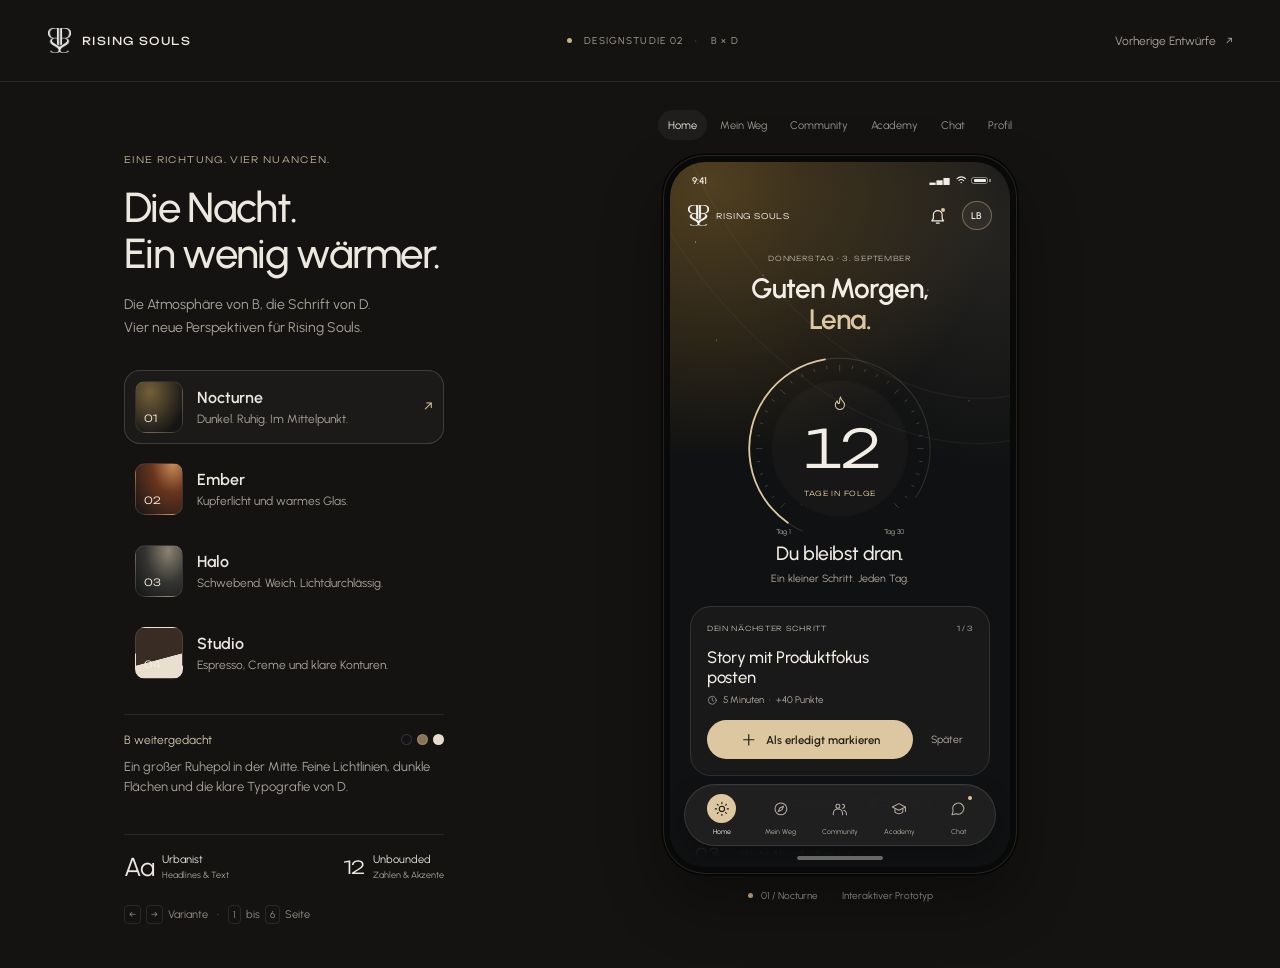
<file: index.html>
<!doctype html>
<html lang="de">
<head>
  <meta charset="utf-8">
  <meta name="viewport" content="width=device-width, initial-scale=1">
  <meta name="theme-color" content="#141312">
  <title>Rising Souls · B × D</title>
  <meta name="description" content="Vier neue Rising Souls Designvarianten: Nocturne, Ember, Halo und Studio. Die Atmosphäre von B mit der Typografie von D.">
  <link rel="icon" href="assets/logo-mark.png">
  <link rel="preconnect" href="https://fonts.googleapis.com">
  <link rel="preconnect" href="https://fonts.gstatic.com" crossorigin>
  <link href="https://fonts.googleapis.com/css2?family=Unbounded:wght@300;400;500;600&family=Urbanist:wght@400;500;600;700&display=swap" rel="stylesheet">
  <link rel="stylesheet" href="styles.css">
  <link rel="stylesheet" href="pages.css">
  <script src="pages.js" defer></script>
  <script src="app.js" defer></script>
</head>
<body>
  <header class="workbench-header">
    <a class="bench-brand" href="./" aria-label="Rising Souls Designstudie"><img src="assets/logo-mark.png" alt=""><span>RISING SOULS</span></a>
    <span class="edition"><i></i> DESIGNSTUDIE 02 <span>·</span> B × D</span>
    <a class="archive-link" href="previous.html">Vorherige Entwürfe <span aria-hidden="true">↗</span></a>
  </header>
  <main class="workbench">
    <aside class="design-panel" aria-label="Designauswahl">
      <div class="design-intro"><span class="bench-kicker">EINE RICHTUNG. VIER NUANCEN.</span><h1>Die Nacht.<br>Ein wenig wärmer.</h1><p>Die Atmosphäre von B, die Schrift von D.<br>Vier neue Perspektiven für Rising Souls.</p></div>
      <div class="variant-list" role="group" aria-label="Designvariante">
        <button type="button" class="variant-choice" data-variant-choice="nocturne" aria-pressed="true"><span class="variant-swatch swatch-nocturne">01</span><span><strong>Nocturne</strong><small>Dunkel. Ruhig. Im Mittelpunkt.</small></span><span class="choice-arrow" aria-hidden="true">↗</span></button>
        <button type="button" class="variant-choice" data-variant-choice="ember" aria-pressed="false"><span class="variant-swatch swatch-ember">02</span><span><strong>Ember</strong><small>Kupferlicht und warmes Glas.</small></span><span class="choice-arrow" aria-hidden="true">↗</span></button>
        <button type="button" class="variant-choice" data-variant-choice="halo" aria-pressed="false"><span class="variant-swatch swatch-halo">03</span><span><strong>Halo</strong><small>Schwebend. Weich. Lichtdurchlässig.</small></span><span class="choice-arrow" aria-hidden="true">↗</span></button>
        <button type="button" class="variant-choice" data-variant-choice="studio" aria-pressed="false"><span class="variant-swatch swatch-studio">04</span><span><strong>Studio</strong><small>Espresso, Creme und klare Konturen.</small></span><span class="choice-arrow" aria-hidden="true">↗</span></button>
      </div>
      <div class="design-note" aria-live="polite"><div class="note-title"><span id="variant-tag">B weitergedacht</span><span class="note-dots" aria-hidden="true"><i></i><i></i><i></i></span></div><p id="variant-note"></p><div class="type-note"><span>Aa</span><div>Urbanist <small>Headlines & Text</small></div><span>12</span><div>Unbounded <small>Zahlen & Akzente</small></div></div></div>
      <p class="keyboard-hint"><kbd>←</kbd> <kbd>→</kbd> Variante <span>·</span> <kbd>1</kbd> bis <kbd>6</kbd> Seite</p>
    </aside>
    <section class="preview-panel" aria-label="Interaktiver App-Prototyp">
      <nav class="page-switcher" aria-label="Vorschauseite"></nav>
      <div class="device" data-variant="nocturne">
        <div class="phone" id="phone">
          <div class="atmosphere" aria-hidden="true"><div class="atmosphere-light"></div><div class="orbit orbit-one"></div><div class="orbit orbit-two"></div><div class="stars"></div></div>
          <div class="status-bar" aria-hidden="true"><span>9:41</span><div class="status-right"><span class="signal">▂▄▆</span><svg viewBox="0 0 16 14"><path d="M1 4Q8-2 15 4M4 7q4-4 8 0M7 10q1-1 2 0"/></svg><span class="battery"></span></div></div>
          <header class="app-header"><button class="app-brand" type="button" data-nav="home" aria-label="Home"><img src="assets/logo-mark.png" alt=""><span>RISING SOULS</span></button><div class="app-header-actions"><button class="icon-button notification-button" type="button" data-modal="notifications" aria-label="Benachrichtigungen, 2 neue"></button><button class="avatar self-avatar" type="button" data-nav="profil" aria-label="Profil von Lena Berger">LB</button></div></header>
          <div class="app-scroll" id="app-scroll" tabindex="0" aria-label="Seiteninhalt"><div id="screen" class="screen"></div></div>
          <div class="dock-shade" aria-hidden="true"></div><nav class="app-dock" aria-label="App-Navigation"></nav>
          <div class="home-indicator" aria-hidden="true"></div>
          <div class="toast" role="status" aria-live="polite"></div>
          <dialog class="app-dialog" aria-labelledby="dialog-title"><div class="dialog-content"></div></dialog>
        </div>
      </div>
      <div class="preview-caption"><span class="preview-dot"></span><span id="preview-label">01 / Nocturne</span><span class="caption-divider">·</span><span>Interaktiver Prototyp</span></div>
    </section>
  </main>
  <noscript><p>Bitte JavaScript aktivieren, um die vier interaktiven Entwürfe anzusehen. <a href="previous.html">Vorherige Entwürfe öffnen</a></p></noscript>
</body>
</html>
</file>
<file: styles.css>
/* Shared B × D tokens. Urbanist: D's headline/body face. Unbounded: D's numbers. */
:root{color-scheme:dark;--bench-bg:#141312;--bench-ink:#ece7df;--bench-muted:#aaa39a;--bench-line:#ffffff16;font-family:Urbanist,system-ui,sans-serif;font-synthesis:none}
*{box-sizing:border-box}body{margin:0;background:var(--bench-bg);color:var(--bench-ink);-webkit-font-smoothing:antialiased}button,input,textarea{font:inherit}button,a{-webkit-tap-highlight-color:transparent}button{cursor:pointer;color:inherit;transition:background .2s,border-color .2s,transform .2s,box-shadow .2s}a{color:inherit;text-decoration:none}button:focus-visible,a:focus-visible,input:focus-visible,textarea:focus-visible,[tabindex]:focus-visible{outline:2px solid #ead7b8;outline-offset:4px}button:active{transform:scale(.97)}button:disabled{cursor:default}button:disabled:active{transform:none}::selection{background:#b89c6d66}h1,h2,h3,p{margin:0}svg{flex:none}
.workbench-header{height:82px;max-width:1600px;margin:auto;padding:0 48px;display:flex;align-items:center;justify-content:space-between;border-bottom:1px solid var(--bench-line);gap:24px}.bench-brand{display:flex;align-items:center;gap:11px;font-family:Unbounded,sans-serif;font-size:11px;font-weight:400;letter-spacing:.13em}.bench-brand img{width:23px;height:25px;object-fit:contain;filter:brightness(0) invert(1);opacity:.9}.edition{display:flex;align-items:center;gap:12px;font-size:10px;letter-spacing:.13em;color:var(--bench-muted)}.edition i,.preview-dot{width:5px;height:5px;background:#c7b18b;display:inline-block;border-radius:50%}.archive-link{color:var(--bench-muted);font-size:12px}.archive-link:hover{color:white}.archive-link span{margin-left:7px}
.workbench{max-width:1120px;margin:0 auto;min-height:calc(100dvh - 82px);display:grid;grid-template-columns:320px minmax(0,1fr);gap:80px;padding:28px 44px 20px}.design-panel{padding:38px 0 24px;align-self:center}.bench-kicker{font-size:9px;letter-spacing:.15em;color:#b6a991;font-family:Unbounded,sans-serif;font-weight:300}.design-intro h1{font-size:42px;font-weight:500;letter-spacing:-.04em;line-height:1.1;margin:18px 0 16px}.design-intro p{color:var(--bench-muted);font-size:14px;line-height:1.65}.variant-list{display:grid;gap:8px;margin-top:30px}.variant-choice{background:transparent;border:1px solid transparent;border-radius:16px;display:flex;align-items:center;gap:14px;padding:10px;text-align:left;width:100%}.variant-choice:hover{background:#ffffff06;border-color:#ffffff16;transform:translateX(3px)}.variant-choice[aria-pressed=true]{background:#ffffff08;border-color:#ffffff28}.variant-swatch{width:48px;height:52px;display:flex;align-items:flex-end;padding:8px;border-radius:10px;flex:none;border:1px solid #ffffff18;font:300 10px Unbounded,sans-serif;color:#f8eddf}.swatch-nocturne{background:radial-gradient(at 30% 20%,#746039,#151515 80%)}.swatch-ember{background:radial-gradient(at 80% 0%,#c78958,#69351e 40%,#201a17 90%)}.swatch-halo{background:radial-gradient(at 70% 10%,#8c8371,#343431 50%,#151617 95%)}.swatch-studio{background:linear-gradient(165deg,#382c25 60%,#e9dfce 61%)}.variant-choice strong{font-size:16px;font-weight:600}.variant-choice small{display:block;font-size:12px;color:var(--bench-muted);margin-top:5px}.choice-arrow{margin-left:auto;color:#d0b58e;opacity:0}.variant-choice[aria-pressed=true] .choice-arrow{opacity:1}.design-note{border-top:1px solid var(--bench-line);margin-top:24px;padding-top:18px}.note-title{display:flex;align-items:center;justify-content:space-between;color:#d4c5ae;font-size:12px}.note-dots{display:flex;gap:5px}.note-dots i{width:11px;height:11px;background:#141416;border:1px solid #ffffff20;border-radius:50%}.note-dots i:nth-child(2){background:#897553}.note-dots i:nth-child(3){background:#e6dccb}.design-note p{color:var(--bench-muted);font-size:13px;line-height:1.55;margin-top:10px;min-height:60px}.type-note{display:flex;align-items:center;gap:9px;margin-top:17px;padding-top:16px;border-top:1px solid var(--bench-line);font-size:11px}.type-note>span{font-size:26px;letter-spacing:-.05em}.type-note>span:nth-of-type(2){font:300 18px Unbounded,sans-serif;margin-left:auto}.type-note small{display:block;color:var(--bench-muted);margin-top:3px;font-size:9px}.keyboard-hint{margin-top:22px;color:#938d85;font-size:11px;display:flex;align-items:center;gap:5px}.keyboard-hint span{padding:0 4px}kbd{font:10px Urbanist,sans-serif;border:1px solid #ffffff17;border-radius:4px;padding:2px 4px}
.preview-panel{display:flex;align-items:center;flex-direction:column;gap:15px;min-width:0}.page-switcher{display:flex;gap:3px;justify-content:center;flex-wrap:wrap;min-height:30px}.page-switcher button{padding:7px 10px;border:0;background:transparent;color:#99938c;font-size:11px;border-radius:20px}.page-switcher button:hover{color:var(--bench-ink);background:#ffffff08}.page-switcher button[aria-current=page]{color:var(--bench-ink);background:#ffffff0c}.device{width:404px;height:min(850px,calc(100dvh - 181px));min-height:550px;padding:7px;border:1px solid #ffffff1c;border-radius:48px;background:#090909;box-shadow:0 32px 70px #0005,0 0 0 2px #0009;flex:none;position:relative}.phone{position:relative;height:100%;overflow:hidden;isolation:isolate;border-radius:40px;display:flex;flex-direction:column;background:var(--canvas);color:var(--ink)}.preview-caption{display:flex;align-items:center;gap:8px;font-size:10px;color:#a29b90}.caption-divider{padding:0 3px;color:#5e5a54}
[data-variant]{--ink:#f3eee5;--muted:#b4ada1;--line:#f2e7d220;--surface:#f2e7d20a;--surface-raised:#262420;--accent:#dcc7a0;--accent-rgb:220,199,160;--canvas:#101112;--radius:24px;--progress:#b2bca0;--num-font:Unbounded,sans-serif;--glow:rgba(166,126,52,.43);--dock:#232323d9}
[data-variant=ember]{--canvas:#1c1512;--ink:#fff2e5;--muted:#c9b5a6;--line:#f5caac29;--surface:#f4af7f10;--surface-raised:#493125;--accent:#e7b28a;--accent-rgb:231,178,138;--radius:28px;--glow:rgba(221,125,62,.46);--dock:#593c2bbb}
[data-variant=halo]{--canvas:#191c1d;--ink:#f6f3e9;--muted:#b8b9b1;--line:#f6f3df30;--surface:#f4f2e712;--surface-raised:#434640;--accent:#e1dfc6;--accent-rgb:225,223,198;--radius:30px;--glow:rgba(193,180,134,.30);--dock:#63655b40}
[data-variant=studio]{--canvas:#211c19;--ink:#f6eddf;--muted:#c0b3a7;--line:#efe0ca28;--surface:#d8b9940b;--surface-raised:#393029;--accent:#ece1cf;--accent-rgb:236,225,207;--radius:17px;--glow:rgba(157,112,68,.24);--dock:#ece1cf}
.atmosphere{position:absolute;inset:0;z-index:-1;pointer-events:none;overflow:hidden}.atmosphere-light{position:absolute;inset:0;background:radial-gradient(ellipse 100% 46% at 12% 3%,var(--glow),transparent 85%),radial-gradient(ellipse 75% 42% at 95% 10%,rgba(var(--accent-rgb),.10),transparent 80%)}.orbit{position:absolute;width:420px;height:420px;border:1px solid rgba(var(--accent-rgb),.055);border-radius:50%;top:-240px;right:-70px;transform:rotate(-35deg) scaleY(1.6)}.orbit-two{width:500px;height:500px;top:-285px;right:-85px}.stars{position:absolute;top:90px;left:28px;width:2px;height:2px;border-radius:50%;background:#faebca66;box-shadow:24px 112px #faebca50,265px 55px #faebca75,312px 181px #faebca35,200px 213px #faebca55,77px 38px #faebca50,121px 299px #faebca25}.status-bar{height:30px;padding:12px 25px 0;display:flex;justify-content:space-between;align-items:center;font-size:11px;font-weight:600;flex:none}.status-right{display:flex;align-items:center;gap:6px}.signal{font-size:9px;letter-spacing:1px}.status-right svg{width:12px;height:11px;fill:none;stroke:currentColor;stroke-width:1.6}.battery{width:19px;height:9px;border:1px solid #ffffff70;border-radius:3px;position:relative}.battery:before{content:"";position:absolute;inset:1.5px;border-radius:1px;background:var(--ink)}.battery:after{content:"";position:absolute;width:2px;height:4px;background:#ffffff70;right:-4px;top:1.5px}
.app-header{display:flex;align-items:center;justify-content:space-between;height:62px;padding:0 21px;flex:none;gap:8px}.app-brand{background:none;border:0;padding:4px 0;display:flex;align-items:center;gap:9px}.app-brand:hover{opacity:.75}.app-brand img{width:23px;height:25px;object-fit:contain;filter:brightness(0) invert(1)}.app-brand span{font-family:Unbounded,sans-serif;font-size:9px;letter-spacing:.10em;font-weight:300}.app-header-actions{display:flex;align-items:center;gap:7px}.avatar{width:38px;height:38px;border-radius:50%;border:1px solid var(--line);background:rgba(var(--accent-rgb),.06);color:var(--ink);display:inline-flex;align-items:center;justify-content:center;font-size:12px;font-weight:600;flex:none}.self-avatar{width:34px;height:34px;font-size:11px;border-color:rgba(var(--accent-rgb),.4)}.icon-button{width:40px;height:40px;padding:0;display:inline-flex;align-items:center;justify-content:center;background:transparent;border:1px solid transparent;border-radius:50%;position:relative;flex:none}.icon-button:hover{background:rgba(var(--accent-rgb),.10)}.icon{width:20px;height:20px;display:inline-block;fill:none;stroke:currentColor;stroke-width:1.6;stroke-linecap:round;stroke-linejoin:round;vertical-align:middle}.notification-button:after{content:"";position:absolute;width:5px;height:5px;background:var(--accent);border-radius:50%;top:10px;right:11px}.app-scroll{flex:1;min-height:0;overflow:auto;overscroll-behavior:contain;scrollbar-width:none;scroll-behavior:smooth}.app-scroll::-webkit-scrollbar{display:none}.screen{padding:12px 23px 120px;animation:arrive .35s ease-out}.screen h2{font-size:31px;line-height:1.12;font-weight:600;letter-spacing:-.035em}.eyebrow{font:300 8px/1.65 Unbounded,sans-serif;letter-spacing:.10em;text-transform:uppercase;color:var(--muted)}.num{font-family:Unbounded,sans-serif;font-weight:300;letter-spacing:-.06em;font-variant-numeric:tabular-nums}.muted{color:var(--muted)}.row{display:flex;align-items:center;gap:10px}.spread{display:flex;align-items:center;justify-content:space-between;gap:12px}.stack{display:flex;flex-direction:column;gap:12px}.panel{border:1px solid var(--line);background:var(--surface);border-radius:var(--radius);padding:18px}.button{min-height:43px;display:inline-flex;justify-content:center;align-items:center;gap:9px;border:1px solid transparent;border-radius:999px;background:var(--accent);color:#211b14;font-weight:600;font-size:13px;padding:11px 19px}.button:hover{box-shadow:0 4px 20px #0002;filter:brightness(1.06);transform:translateY(-1px)}.button.secondary{background:rgba(var(--accent-rgb),.07);color:var(--ink);border-color:var(--line)}.pill{padding:7px 10px;border:1px solid var(--line);background:var(--surface);border-radius:999px;color:var(--muted);font-size:10px;white-space:nowrap}.section-label{font:300 8px/1.5 Unbounded,sans-serif;color:var(--muted);letter-spacing:.11em;text-transform:uppercase}.home-heading{text-align:center;margin-bottom:5px}.home-heading h2{margin-top:9px;font-size:32px}.home-heading h2 span{color:var(--accent)}
.hero-progress{position:relative;display:flex;flex-direction:column;align-items:center}.dial{width:225px;height:225px;position:relative;margin:12px auto 0;flex:none}.dial svg{width:100%;height:100%;overflow:visible}.dial-track,.dial-progress{fill:none;stroke-width:1.2;stroke:rgba(var(--accent-rgb),.17)}.dial-progress{stroke:var(--accent);stroke-width:2.2;stroke-linecap:round;stroke-dasharray:650;stroke-dashoffset:390;transform:rotate(125deg);transform-origin:120px 120px}.dial-track{stroke-dasharray:500 155;transform:rotate(132deg);transform-origin:120px 120px}.dial-inner{fill:none;stroke:rgba(var(--accent-rgb),.065);stroke-width:.8}.dial-ticks{stroke:rgba(var(--accent-rgb),.35);stroke-width:.8}.dial-glow{fill:rgba(var(--accent-rgb),.035)}.dial-center{position:absolute;inset:0;display:flex;flex-direction:column;justify-content:center;align-items:center;padding-bottom:5px}.dial-center .icon{width:18px;height:18px;color:var(--accent);margin-bottom:10px}.streak-number{font-size:60px;line-height:1.15;color:var(--ink)}.streak-label{margin-top:9px;color:var(--accent);font-size:8px}.dial-foot{position:absolute;bottom:14px;left:40px;right:40px;display:flex;justify-content:space-between;font-size:8px;color:var(--muted)}.progress-copy{text-align:center;margin-top:-7px;margin-bottom:24px;position:relative}.progress-copy h3{font-size:22px;line-height:1.25;font-weight:500;letter-spacing:-.02em}.progress-copy p{font-size:12px;color:var(--muted);margin-top:7px}.home-task{position:relative;overflow:hidden;padding:18px}.task-overline{display:flex;align-items:center;justify-content:space-between;margin-bottom:14px}.task-count{font:300 8px Unbounded,sans-serif;color:var(--muted)}.task-title{font-size:19px;font-weight:500;line-height:1.25;letter-spacing:-.015em;max-width:220px}.task-meta{margin-top:7px;font-size:11px;color:var(--muted);display:flex;align-items:center;gap:6px}.task-meta .icon{width:12px;height:12px}.task-actions{display:flex;align-items:center;gap:8px;margin-top:17px}.task-actions .button{flex:1}.task-actions .later-button{font-size:12px;color:var(--muted);background:transparent;border:0;padding:12px}.later-button:hover{color:var(--ink);background:var(--surface);border-radius:30px}.home-task.completed{border-color:#b2bca066}.home-task.completed .button{background:#c2cfad}.home-meta{display:flex;align-items:center;justify-content:center;gap:12px;margin-top:17px;font-size:11px;color:var(--muted)}.home-meta .icon{width:13px;height:13px;color:var(--accent)}.home-meta button{border:0;padding:7px 0;background:none;display:flex;align-items:center;gap:6px;color:var(--muted);font-size:11px}.home-meta button:hover{color:var(--ink)}.meta-divider{height:11px;width:1px;background:var(--line)}.week-mini{display:none}.home-event{display:flex;align-items:center;gap:12px;border-top:1px solid var(--line);margin-top:15px;padding-top:18px;width:100%;color:var(--ink);text-align:left;background:none;border-right:0;border-left:0;border-bottom:0}.home-event .event-date{display:flex;flex-direction:column;gap:4px;align-items:center;padding:0 10px 0 0;border-right:1px solid var(--line)}.event-date b{font:300 17px Unbounded,sans-serif}.event-date span{font-size:8px;color:var(--muted)}.home-event strong{font-size:12px;font-weight:500}.home-event small{display:block;font-size:10px;margin-top:4px;color:var(--muted)}.home-event>.icon{margin-left:auto;width:15px}.home-event:hover{color:var(--accent)}
.dock-shade{position:absolute;bottom:0;height:123px;left:0;right:0;background:linear-gradient(transparent,var(--canvas) 90%);pointer-events:none}.app-dock{position:absolute;left:16px;right:16px;bottom:24px;height:70px;background:var(--dock);border:1px solid var(--line);border-radius:38px;display:flex;align-items:center;justify-content:space-around;padding:0 8px;backdrop-filter:blur(22px);-webkit-backdrop-filter:blur(22px);box-shadow:0 10px 24px #0004,inset 0 1px 0 #ffffff07}.dock-button{min-width:52px;height:60px;display:flex;flex-direction:column;align-items:center;justify-content:center;gap:4px;background:transparent;border:0;color:var(--muted);padding:3px 0;position:relative;font-size:8px}.dock-icon{width:33px;height:33px;display:flex;align-items:center;justify-content:center;border-radius:50%}.dock-icon .icon{width:18px;height:18px}.dock-button[aria-current=page]{color:var(--ink)}.dock-button[aria-current=page] .dock-icon{background:var(--accent);color:#191814}.dock-button:hover .dock-icon{box-shadow:0 0 0 3px rgba(var(--accent-rgb),.1)}.unread-dot{position:absolute;top:8px;right:10px;width:5px;height:5px;background:var(--accent);border-radius:50%}.home-indicator{height:4px;border-radius:4px;width:98px;background:var(--ink);opacity:.4;position:absolute;bottom:8px;left:50%;transform:translateX(-50%)}
/* Ember: asymmetric copper composition, compact dial, warm glass. */
[data-variant=ember] .atmosphere-light{background:radial-gradient(ellipse 100% 49% at 95% 15%,var(--glow),transparent 90%),radial-gradient(ellipse 75% 60% at 0% 68%,#b354261a,transparent)}[data-variant=ember] .orbit{top:-20px;right:-290px;border-color:#f6c59f16}[data-variant=ember] .orbit-two{right:-310px;top:-45px}[data-variant=ember] .stars{opacity:.35}[data-variant=ember] .home-heading{text-align:left;margin-top:6px;margin-bottom:21px}[data-variant=ember] .home-heading h2{max-width:230px;font-size:36px;line-height:1.08}[data-variant=ember] .home-heading h2 span{display:block}[data-variant=ember] .hero-progress{align-items:flex-start;justify-content:center;min-height:162px;padding:19px;border:1px solid var(--line);border-radius:28px;background:linear-gradient(125deg,#f8d0a817,#f8d0a803);box-shadow:inset 0 1px #ffebcf18;margin-bottom:18px}[data-variant=ember] .dial{width:145px;height:145px;position:absolute;right:4px;top:0;margin:0}[data-variant=ember] .streak-number{font-size:36px}[data-variant=ember] .streak-label{font-size:6px;margin-top:5px}[data-variant=ember] .dial-center .icon{width:14px;height:14px;margin-bottom:3px}[data-variant=ember] .dial-foot{display:none}[data-variant=ember] .progress-copy{text-align:left;margin:0;max-width:147px}[data-variant=ember] .progress-copy h3{font-size:22px;max-width:110px}[data-variant=ember] .progress-copy p{max-width:126px;line-height:1.5}[data-variant=ember] .week-mini{display:flex;width:100%;justify-content:space-between;gap:7px;padding-top:17px;margin-top:16px;border-top:1px solid var(--line)}.week-day{display:flex;flex-direction:column;align-items:center;gap:6px;font-size:8px;color:var(--muted)}.week-day i{width:18px;height:18px;border:1px solid var(--line);border-radius:50%;display:flex;align-items:center;justify-content:center;font-style:normal}.week-day.done i{background:rgba(var(--accent-rgb),.16);color:var(--accent);border-color:rgba(var(--accent-rgb),.3)}.week-day.today i{background:var(--accent);color:var(--canvas)}.week-day .icon{width:10px;height:10px}[data-variant=ember] .home-task{background:linear-gradient(135deg,#f6ccab25,#ebc49e0c);backdrop-filter:blur(20px);box-shadow:inset 0 1px #ffebcf30,0 10px 30px #0001;padding:22px}[data-variant=ember] .task-title{font-size:23px;max-width:250px}[data-variant=ember] .task-actions{margin-top:22px}[data-variant=ember] .task-actions .button{border-radius:16px}[data-variant=ember] .home-meta{justify-content:flex-start;padding-left:2px}[data-variant=ember] .app-dock{border-radius:26px}[data-variant=ember] .dock-icon{border-radius:12px}
/* Halo: suspended ring, frosted task panel, quiet champagne light. */
[data-variant=halo] .atmosphere-light{background:radial-gradient(ellipse 65% 45% at 60% 37%,#d4c99640,transparent 90%),radial-gradient(ellipse at 85% 0%,#c1bea11a,transparent 55%)}[data-variant=halo] .orbit{width:670px;height:670px;top:-65px;right:-390px;border-color:#efe8bf14}[data-variant=halo] .orbit-two{top:-5px;right:-435px}[data-variant=halo] .stars{opacity:.4}[data-variant=halo] .home-heading{text-align:left;margin-bottom:8px}[data-variant=halo] .home-heading h2{font-weight:500;font-size:32px}[data-variant=halo] .hero-progress{min-height:270px}[data-variant=halo] .dial{width:262px;height:262px;margin-top:9px}[data-variant=halo] .dial-track{stroke-dasharray:none;stroke:#efedcf1c}[data-variant=halo] .dial-inner{stroke:#ebe9cb18}[data-variant=halo] .dial-progress{stroke-width:1.3;filter:drop-shadow(0 0 4px #e2dfb8)}[data-variant=halo] .dial-center{padding-bottom:20px}[data-variant=halo] .dial-center .icon{margin-bottom:7px}[data-variant=halo] .streak-number{font-size:66px;font-weight:300}[data-variant=halo] .dial-foot{display:none}[data-variant=halo] .progress-copy{position:absolute;bottom:9px;margin:0}[data-variant=halo] .progress-copy h3{font-size:18px}[data-variant=halo] .progress-copy p{font-size:11px}[data-variant=halo] .home-task{background:linear-gradient(135deg,#f7f5db27,#f7f5db0b);backdrop-filter:blur(22px);box-shadow:inset 0 1px #fffde832,0 18px 30px #0002;margin-top:8px;border-color:#f6f3df38;padding:20px}[data-variant=halo] .task-title{font-size:21px}[data-variant=halo] .task-actions .button{background:#f0ecdb}[data-variant=halo] .home-meta{gap:8px}[data-variant=halo] .home-meta button{border:1px solid var(--line);background:var(--surface);border-radius:25px;padding:8px 11px}[data-variant=halo] .meta-divider{display:none}[data-variant=halo] .app-dock{border-radius:35px;box-shadow:inset 0 1px #fffde82b,0 10px 35px #0003}[data-variant=halo] .dock-button[aria-current=page] .dock-icon{background:#eee9d929;color:var(--ink);box-shadow:inset 0 0 0 1px #eee9d940}
/* Studio: espresso ledger, cream focal card, strong horizontal alignment. */
[data-variant=studio] .stars{display:none}[data-variant=studio] .orbit{top:-245px;right:-130px;border-color:#ead6bb10}[data-variant=studio] .home-heading{text-align:left;border-top:1px solid var(--line);padding-top:18px;margin-top:2px;margin-bottom:23px}[data-variant=studio] .home-heading h2{font-size:34px;max-width:245px}[data-variant=studio] .hero-progress{align-items:flex-start;min-height:177px;padding-top:4px;margin-bottom:22px;border-bottom:1px solid var(--line)}[data-variant=studio] .dial{width:150px;height:135px;position:absolute;right:-2px;top:2px;margin:0}[data-variant=studio] .dial svg{opacity:.45}[data-variant=studio] .dial-foot{display:none}[data-variant=studio] .dial-center{padding-bottom:0}[data-variant=studio] .dial-center .icon{display:none}[data-variant=studio] .streak-number{font-size:55px}[data-variant=studio] .streak-label{margin-top:4px;font-size:6px}[data-variant=studio] .progress-copy{max-width:156px;text-align:left;margin:15px 0 0}[data-variant=studio] .progress-copy h3{font-size:25px;max-width:130px}[data-variant=studio] .progress-copy p{font-size:12px;line-height:1.5;max-width:144px}[data-variant=studio] .home-task{--ink:#2c251d;--muted:#756753;--line:#3c2d1726;background:#ede2ce;color:var(--ink);padding:21px;border:0}[data-variant=studio] .task-title{font-size:24px;max-width:230px}[data-variant=studio] .task-actions .button{background:#30271f;color:#f6ecdf;border-radius:12px}[data-variant=studio] .task-actions .later-button{color:#65533f}[data-variant=studio] .home-meta{justify-content:space-between;padding-bottom:4px}[data-variant=studio] .home-meta button{font-size:12px}[data-variant=studio] .app-dock{border-radius:20px;--muted:#746859;--ink:#30271f;box-shadow:0 10px 24px #0003}[data-variant=studio] .dock-button[aria-current=page] .dock-icon{background:#332c24;color:#ede2ce;border-radius:12px}[data-variant=studio] .unread-dot{background:#936d43}
.toast{position:absolute;z-index:9;left:24px;right:24px;bottom:106px;padding:13px 17px;border:1px solid var(--line);border-radius:17px;background:var(--surface-raised);color:var(--ink);font-size:12px;line-height:1.5;text-align:center;box-shadow:0 10px 25px #0004;opacity:0;pointer-events:none;transform:translateY(8px);transition:opacity .2s,transform .2s}.toast.visible{opacity:1;transform:none}.app-dialog{position:absolute;inset:auto 10px 10px;width:calc(100% - 20px);max-height:calc(100% - 50px);margin:0;border:1px solid var(--line);border-radius:28px;padding:23px;background:var(--canvas);color:var(--ink);box-shadow:0 15px 90px #0009;overflow:auto;overscroll-behavior:contain}.app-dialog::backdrop{background:#0009;backdrop-filter:blur(5px)}.dialog-top{display:flex;align-items:flex-start;justify-content:space-between;gap:10px;margin-bottom:15px}.dialog-top h2{font-size:25px;font-weight:600;letter-spacing:-.03em;margin-top:5px}.dialog-content p{font-size:14px;color:var(--muted);line-height:1.55}.dialog-content .button{margin-top:15px}.dialog-content input,.dialog-content textarea{width:100%;background:var(--surface);border:1px solid var(--line);border-radius:14px;color:var(--ink);padding:12px;margin-top:7px;resize:vertical}.dialog-content label{display:block;font-size:12px;margin-top:14px}.dialog-content .dialog-footnote{font-size:10px;margin-top:16px}.modal-stat{font:300 35px Unbounded,sans-serif;margin:15px 0;color:var(--accent)}.modal-list{display:grid;gap:12px;margin-top:16px}.modal-list .panel{padding:14px}.modal-list strong{display:block;font-size:13px;margin-bottom:4px}.modal-list small{color:var(--muted);line-height:1.5}.dialog-actions{display:flex;gap:9px}.demo-message{background:var(--surface);border:1px solid var(--line);border-radius:17px;padding:12px;margin:10px 0}.dialog-content .demo-message{font-size:13px}.video-placeholder{aspect-ratio:16/9;background:radial-gradient(at 20% 10%,var(--glow),transparent 80%),var(--surface);border:1px solid var(--line);border-radius:18px;display:flex;align-items:center;justify-content:center;margin:16px 0}.video-placeholder .icon{width:34px;height:34px}
.phone.dialog-open:after{content:"";position:absolute;inset:0;background:#0008;backdrop-filter:blur(5px);z-index:10}.app-dialog{z-index:11}.home-break{display:none}[data-variant=nocturne] .home-break{display:block}
@keyframes arrive{from{opacity:0;transform:translateY(7px)}to{opacity:1;transform:none}}
@media(min-width:1440px){.workbench{max-width:1250px;gap:150px;grid-template-columns:340px minmax(0,1fr)}.design-intro h1{font-size:48px}}
@media(max-width:1000px){.workbench{gap:34px;padding:22px 30px;grid-template-columns:275px minmax(0,1fr)}.workbench-header{padding:0 30px;height:70px}.design-intro h1{font-size:36px}.device{height:calc(100dvh - 163px)}.variant-choice{gap:10px}.variant-choice small{font-size:10px}.design-panel{padding-top:10px}.variant-list{margin-top:22px}.edition{display:none}.page-switcher button{padding:7px 8px}}
@media(max-width:760px){.workbench-header{height:57px;padding:0 18px}.archive-link{font-size:10px}.bench-brand{font-size:9px}.bench-brand img{width:19px;height:21px}.workbench{display:flex;flex-direction:column;gap:14px;padding:16px 12px 20px;min-height:0}.design-panel{align-self:stretch;padding:0}.design-intro,.design-note,.keyboard-hint{display:none}.variant-list{display:flex;gap:6px;margin:0;justify-content:center}.variant-choice{flex:1;max-width:135px;padding:8px 6px;gap:7px;border-color:var(--bench-line);border-radius:12px}.variant-swatch{width:24px;height:30px;font-size:6px;border-radius:7px;padding:4px}.variant-choice strong{font-size:11px}.variant-choice small,.choice-arrow{display:none}.preview-panel{gap:12px}.page-switcher{order:2}.preview-caption{order:3}.device{height:780px;width:min(404px,100%);min-height:0}.phone{border-radius:37px}.preview-caption{font-size:9px}.variant-choice:hover{transform:none}}
@media(max-width:430px){.workbench{padding:12px 0 0;gap:12px}.design-panel{padding:0 10px}.device{width:100%;border:0;padding:0;border-radius:0;box-shadow:none;height:calc(100dvh - 120px);min-height:520px}.phone{border-radius:0}.status-bar,.home-indicator{display:none}.app-header{height:58px}.preview-panel{gap:0}.preview-caption{margin:12px 0 18px}.page-switcher{padding:10px 6px 0}.app-dock{bottom:13px}.screen{padding-top:13px}.variant-choice strong{font-size:10px}.variant-swatch{width:23px}.variant-choice{gap:5px}}
@media(min-width:761px){.device{height:820px;min-height:820px;zoom:var(--device-scale,1)}}
@media(min-width:761px) and (max-height:820px){.design-panel{padding:0}.design-intro h1{font-size:36px;margin:14px 0}.design-intro p{font-size:12px}.variant-list{margin-top:20px;gap:5px}.variant-choice{padding:7px}.variant-swatch{width:40px;height:44px}.variant-choice strong{font-size:14px}.variant-choice small{font-size:10px}.design-note{margin-top:18px;padding-top:14px}.design-note p{font-size:12px;min-height:0}.type-note,.keyboard-hint{display:none}}
@media(prefers-reduced-motion:reduce){*,*:before,*:after{animation:none!important;transition:none!important;scroll-behavior:auto!important}}
</file>
<file: pages.css>
.sec-page { padding-bottom: 24px; min-width: 0; }
.sec-page button { -webkit-tap-highlight-color: transparent; }
.sec-page svg { width: 20px; height: 20px; flex-shrink: 0; }
.sec-page strong { font-weight: 600; }
.sec-heading { margin: 5px 0 23px; }
.sec-heading .eyebrow { margin: 0 0 10px; }
.sec-heading h2 { margin: 0; font-size: 31px; line-height: 1.13; font-weight: 500; letter-spacing: -1.25px; }
.sec-intro { margin: 9px 0 0; font-size: 14px; line-height: 1.5; }
.sec-section-head { display: flex; align-items: center; justify-content: space-between; gap: 8px; margin: 23px 0 13px; }
.sec-section-head .section-label { margin: 0; font: inherit; font-size: 16px; font-weight: 600; letter-spacing: -.2px; text-transform: none; color: var(--ink); }
.sec-section-head .eyebrow { margin: 0; }
.sec-text-button { border: 0; background: transparent; color: var(--muted); padding: 5px 0 5px 5px; font: inherit; font-size: 12px; display: inline-flex; align-items: center; justify-content: center; gap: 6px; cursor: pointer; }
.sec-text-button:hover { color: var(--ink); }
.sec-text-button svg { width: 17px; height: 17px; }
.sec-grow { flex: 1; min-width: 0; }
.sec-grow > strong, .sec-grow > .muted { display: block; }
.sec-grow > strong { font-size: 14px; line-height: 1.3; }
.sec-grow > .muted { font-size: 12px; line-height: 1.4; margin-top: 4px; }
.sec-chevron { display: flex; color: var(--muted); flex-shrink: 0; }
.sec-chevron svg { width: 16px; height: 16px; }
.sec-avatar { display: inline-flex; align-items: center; justify-content: center; width: 39px; height: 39px; flex-shrink: 0; border-radius: 50%; background: var(--surface-raised); border: 1px solid var(--line); color: var(--ink); font-size: 11px; font-weight: 600; letter-spacing: .1px; }
.sec-avatar-peach { background: linear-gradient(135deg, #b3967f, #77533e); color: #fff4e7; border-color: #be997866; }
.sec-avatar-olive { background: linear-gradient(135deg, #929b79, #4a5142); color: #f1f2df; border-color: #a8b19a55; }
.sec-avatar-lilac { background: linear-gradient(135deg, #a8a0a8, #665c6b); color: #f8f1f7; border-color: #bcb4be55; }
.sec-progress { width: 100%; height: 3px; background: var(--line); border-radius: 20px; overflow: hidden; }
.sec-progress > span { display: block; height: 100%; border-radius: inherit; background: var(--progress); transition: width .45s cubic-bezier(.2,.8,.2,1); }
.sec-journey-feature { padding: 20px; overflow: hidden; position: relative; }
.sec-journey-feature > .sec-section-head { margin: 0; }
.sec-journey-feature .pill { font-size: 10px; padding: 5px 8px; }
.sec-journey-main { display: flex; align-items: center; justify-content: space-between; margin: 21px 0 26px; }
.sec-journey-main h2 { margin: 0 0 5px; font-size: 29px; line-height: 1; font-weight: 500; letter-spacing: -1px; }
.sec-journey-main p { margin: 0; font-size: 12px; }
.sec-orbit { width: 64px; height: 64px; position: relative; border: 1px solid var(--line); border-radius: 50%; display: grid; place-items: center; transform: rotate(-20deg); }
.sec-orbit::after { content: ''; position: absolute; inset: 7px; border: 1px solid var(--line); border-radius: 50%; }
.sec-orbit svg { width: 25px; height: 25px; color: var(--accent); transform: rotate(20deg); }
.sec-orbit i { width: 6px; height: 6px; border-radius: 50%; position: absolute; top: 8px; right: 6px; background: var(--accent); box-shadow: 0 0 12px rgba(var(--accent-rgb),.4); }
.sec-progress-copy { display: flex; align-items: center; justify-content: space-between; gap: 6px; margin-top: 8px; font-size: 11px; color: var(--muted); }
.sec-progress-copy strong { color: var(--ink); }
.sec-feature-stats { display: grid; grid-template-columns: 1fr 1.35fr; margin-top: 18px; padding-top: 17px; border-top: 1px solid var(--line); }
.sec-feature-stats > div { display: flex; flex-direction: column; gap: 5px; }
.sec-feature-stats > div + div { padding-left: 20px; border-left: 1px solid var(--line); }
.sec-feature-stats .num { font-size: 24px; line-height: 1.2; font-weight: 400; display: flex; align-items: center; gap: 7px; letter-spacing: -1px; }
.sec-feature-stats .num svg { width: 16px; height: 16px; color: var(--accent); }
.sec-feature-stats > div > span { color: var(--muted); font-size: 11px; }
.sec-mentor { position: relative; display: flex; align-items: center; gap: 14px; width: 100%; text-align: left; border: 0; background: transparent; color: var(--ink); padding: 21px 0 6px; font: inherit; }
.sec-mentor-line { height: 52px; width: 2px; border-radius: 4px; background: var(--accent); opacity: .65; }
.sec-mentor > span:nth-child(2) { display: flex; flex: 1; flex-direction: column; gap: 5px; }
.sec-mentor .eyebrow { font-size: 8px; }
.sec-mentor strong { font-size: 15px; }
.sec-mentor .muted { font-size: 12px; }
.sec-week { display: grid; grid-template-columns: repeat(7,1fr); gap: 5px; margin: 0 0 12px; }
.sec-week > span { height: 65px; display: flex; flex-direction: column; align-items: center; gap: 7px; font-size: 10px; padding: 9px 0 6px; box-sizing: border-box; color: var(--muted); border-radius: 30px; }
.sec-week b { font-size: 15px; color: var(--ink); font-weight: 500; }
.sec-week .is-today { background: var(--accent); color: var(--canvas); }
.sec-week .is-today b { color: inherit; }
.sec-week .is-today i { width: 3px; height: 3px; background: currentColor; border-radius: 50%; margin-top: -2px; }
.sec-event { width: 100%; display: flex; align-items: center; gap: 12px; padding: 16px 14px; text-align: left; color: var(--ink); font: inherit; }
.sec-event-date { display: flex; flex-direction: column; align-items: center; gap: 5px; padding-right: 12px; border-right: 1px solid var(--line); }
.sec-event-date b { font-size: 13px; font-weight: 400; }
.sec-event-date small { color: var(--muted); font-size: 8px; letter-spacing: 1.3px; }
.sec-event .sec-grow > strong { font-size: 13px; }
.sec-event .sec-grow > .muted { font-size: 11px; }
.sec-goal { padding: 15px; }
.sec-goal-title { display: flex; align-items: center; justify-content: space-between; margin-bottom: 13px; }
.sec-goal-title strong { font-size: 14px; }
.sec-goal-title p { margin: 5px 0 0; font-size: 12px; }
.sec-plus { width: 32px; height: 32px; }
.sec-plus svg { width: 16px; height: 16px; }
.sec-list-row { display: flex; align-items: center; gap: 13px; width: 100%; text-align: left; color: var(--ink); font: inherit; border: 0; border-bottom: 1px solid var(--line); background: transparent; padding: 17px 0; }
.sec-list-row:last-child { border-bottom: 0; }
.sec-small-icon { width: 34px; height: 34px; display: grid; place-items: center; color: var(--accent); flex-shrink: 0; }
.sec-small-icon svg { width: 19px; height: 19px; }
.sec-community-feature { display: block; width: 100%; text-align: left; color: var(--ink); padding: 20px; font: inherit; }
.sec-community-feature-top, .sec-community-feature-bottom { display: flex; align-items: center; justify-content: space-between; gap: 10px; }
.sec-community-feature-bottom { margin-top: 22px; }
.sec-community-feature-bottom strong { display: block; font-size: 21px; letter-spacing: -.5px; margin-bottom: 5px; }
.sec-community-feature-bottom .muted { display: block; font-size: 11px; }
.sec-community-feature-bottom > svg { width: 22px; height: 22px; }
.sec-avatar-stack { display: inline-flex; align-items: center; padding-left: 0; }
.sec-avatar-stack > * + * { margin-left: -10px; }
.sec-avatar-stack .sec-avatar { border: 2px solid var(--surface); width: 36px; height: 36px; }
.sec-avatar-count { position: relative; width: 36px; height: 36px; display: inline-flex; align-items: center; justify-content: center; font-size: 10px; background: var(--surface-raised); border-radius: 50%; border: 2px solid var(--surface); }
.sec-live { display: flex; align-items: center; gap: 5px; color: var(--muted); font-size: 10px; }
.sec-live i { width: 5px; height: 5px; background: var(--progress); border-radius: 50%; }
.sec-compose { display: flex; align-items: center; gap: 11px; width: 100%; color: var(--muted); font: inherit; text-align: left; border: 0; border-bottom: 1px solid var(--line); background: transparent; padding: 20px 0; }
.sec-compose .sec-avatar { width: 33px; height: 33px; font-size: 10px; }
.sec-compose > span:nth-child(2) { flex: 1; font-size: 13px; }
.sec-compose .sec-small-icon { border: 1px solid var(--line); border-radius: 50%; width: 30px; height: 30px; }
.sec-compose .sec-small-icon svg { width: 15px; height: 15px; }
.sec-filters { display: flex; gap: 7px; margin: 19px 0; }
.sec-filters > button { display: inline-flex; align-items: center; justify-content: center; gap: 7px; font: inherit; font-size: 12px; color: var(--muted); background: transparent; border: 1px solid var(--line); padding: 9px 16px; border-radius: 99px; }
.sec-filters > button.is-active { color: var(--canvas); background: var(--accent); border-color: var(--accent); }
.sec-feed { display: flex; flex-direction: column; gap: 12px; }
.sec-post { padding: 17px; }
.sec-post-author { display: flex; align-items: center; gap: 9px; }
.sec-post-author .sec-avatar { width: 34px; height: 34px; font-size: 10px; }
.sec-post-author .sec-grow strong { font-size: 12px; }
.sec-post-author .sec-grow .muted { font-size: 10px; margin-top: 3px; }
.sec-post-author > svg { width: 15px; height: 15px; color: var(--muted); }
.sec-post-badge { font-size: 9px; display: flex; align-items: center; gap: 4px; color: var(--accent); }
.sec-post-badge svg { width: 11px; height: 11px; }
.sec-post h2 { margin: 18px 0 9px; font-size: 19px; line-height: 1.3; letter-spacing: -.35px; font-weight: 500; }
.sec-post > p { margin: 0; font-size: 13px; line-height: 1.6; color: var(--muted); }
.sec-post-actions { border-top: 1px solid var(--line); display: flex; align-items: center; justify-content: space-between; padding-top: 11px; margin-top: 17px; }
.sec-celebrate { display: flex; align-items: center; gap: 7px; background: transparent; color: var(--ink); border: 0; padding: 5px 0; font: inherit; font-size: 11px; }
.sec-celebrate svg { width: 15px; height: 15px; }
.sec-celebrate b { margin-left: 4px; font-size: 11px; font-weight: 500; color: var(--muted); }
.sec-celebrate.is-celebrated { color: #d4a99d; }
.sec-celebrate.is-celebrated svg { fill: #d4a99d22; }
.sec-answer-row { display: flex; align-items: center; gap: 10px; width: 100%; text-align: left; background: transparent; border: 0; border-top: 1px solid var(--line); color: var(--ink); font: inherit; margin-top: 17px; padding: 13px 0 0; }
.sec-stack-small .sec-avatar { width: 25px; height: 25px; font-size: 7px; }
.sec-stack-small > * + * { margin-left: -8px; }
.sec-answer-row > span:nth-child(2) { display: flex; flex: 1; flex-direction: column; gap: 3px; font-size: 11px; }
.sec-answer-row small { font-size: 10px; }
.sec-learning-summary { display: flex; align-items: center; justify-content: space-between; padding-bottom: 19px; gap: 8px; }
.sec-learning-summary > span { display: flex; align-items: center; gap: 4px; color: var(--muted); font-size: 11px; }
.sec-learning-summary svg { width: 12px; height: 12px; margin-right: 3px; }
.sec-learning-summary strong { color: var(--ink); font-weight: 500; }
.sec-course-feature { width: 100%; overflow: hidden; display: block; padding: 0; text-align: left; color: var(--ink); font: inherit; }
.sec-course-art { height: 153px; display: block; overflow: hidden; position: relative; background: radial-gradient(ellipse at 80% 100%,rgba(var(--accent-rgb),.26),transparent 64%),linear-gradient(120deg,rgba(var(--accent-rgb),.1),rgba(var(--accent-rgb),.02)); border-bottom: 1px solid var(--line); }
.sec-course-number { position: absolute; left: 22px; top: 24px; font-size: 76px; font-weight: 300; letter-spacing: -7px; color: var(--accent); line-height: 1.2; }
.sec-course-orbit { position: absolute; width: 135px; height: 200px; border: 1px solid rgba(var(--accent-rgb),.32); border-radius: 50%; transform: rotate(32deg); right: -12px; top: -13px; }
.sec-course-orbit-two { right: 10px; }
.sec-course-orbit-three { right: 31px; }
.sec-course-play { position: absolute; right: 20px; bottom: 19px; width: 38px; height: 38px; border: 1px solid rgba(var(--accent-rgb),.5); border-radius: 50%; display: grid; place-items: center; background: rgba(var(--accent-rgb),.1); backdrop-filter: blur(7px); }
.sec-course-play svg { width: 16px; height: 16px; margin-left: 2px; }
.sec-course-content { padding: 20px; display: flex; flex-direction: column; }
.sec-course-content > .eyebrow { margin-bottom: 10px; font-size: 8px; }
.sec-course-content > strong { font-size: 24px; letter-spacing: -.7px; font-weight: 500; }
.sec-course-content > .muted { font-size: 12px; margin-top: 6px; }
.sec-course-content > .sec-progress { margin-top: 20px; }
.sec-course-footer { display: flex; align-items: center; gap: 9px; margin-top: 15px; font-size: 12px; font-weight: 600; }
.sec-course-footer > span:first-child { flex: 1; }
.sec-course-footer > .muted { font-size: 11px; font-weight: 400; }
.sec-course-footer > svg { width: 17px; height: 17px; }
.sec-module { display: grid; place-items: center; width: 34px; height: 34px; border: 1px solid var(--line); border-radius: 10px; font-size: 10px; color: var(--accent); }
.sec-library-grid { display: grid; grid-template-columns: 1fr 1fr; gap: 10px; }
.sec-library-tile { color: var(--ink); padding: 17px 15px 14px; text-align: left; display: flex; flex-direction: column; align-items: flex-start; font: inherit; min-height: 159px; }
.sec-library-tile > svg:first-child { color: var(--accent); margin-bottom: 14px; width: 21px; height: 21px; }
.sec-library-tile > strong { font-size: 15px; line-height: 1.3; letter-spacing: -.2px; }
.sec-library-tile > .muted { font-size: 10px; margin-top: 6px; }
.sec-library-tile > svg:last-child { margin-left: auto; margin-top: auto; width: 16px; height: 16px; color: var(--muted); }
.sec-title-row { display: flex; align-items: center; justify-content: space-between; gap: 10px; }
.sec-title-row .sec-heading { margin-bottom: 20px; min-width: 0; }
.sec-title-row > .icon-button { width: 37px; height: 37px; margin-top: -10px; }
.sec-title-row > .icon-button svg { width: 17px; height: 17px; }
.sec-search { display: flex; align-items: center; gap: 10px; width: 100%; border: 1px solid var(--line); background: var(--surface); color: var(--muted); font: inherit; font-size: 12px; padding: 13px 14px; border-radius: 13px; text-align: left; }
.sec-search svg { width: 16px; height: 16px; }
.sec-filter-count { width: 17px; height: 17px; display: inline-flex; align-items: center; justify-content: center; border-radius: 50%; background: var(--surface-raised); font-size: 9px; }
.sec-filters .is-active .sec-filter-count { background: rgba(0,0,0,.12); }
.sec-conversation-list { margin: 0 -5px; }
.sec-conversation { width: 100%; display: flex; align-items: center; gap: 12px; padding: 18px 5px; border: 0; border-bottom: 1px solid var(--line); color: var(--ink); font: inherit; text-align: left; background: transparent; }
.sec-conversation > .sec-avatar { width: 46px; height: 46px; font-size: 12px; }
.sec-conversation-heading { display: flex; align-items: baseline; justify-content: space-between; gap: 8px; }
.sec-conversation-heading strong { font-size: 14px; letter-spacing: -.15px; }
.sec-conversation-heading small { font-size: 10px; color: var(--muted); font-weight: 400; }
.sec-conversation-role { display: block; font-size: 9px; margin-top: 4px; color: var(--accent); opacity: .8; }
.sec-conversation-bottom { display: flex; align-items: center; gap: 10px; margin-top: 6px; }
.sec-conversation-preview { flex: 1; min-width: 0; font-size: 12px; line-height: 1.5; color: var(--muted); display: -webkit-box; -webkit-line-clamp: 2; -webkit-box-orient: vertical; overflow: hidden; }
.sec-unread { display: grid; place-items: center; flex-shrink: 0; width: 18px; height: 18px; border-radius: 50%; font-size: 9px; color: var(--canvas); background: var(--accent); }
.sec-chat-note { display: flex; align-items: center; gap: 7px; justify-content: center; font-size: 10px; color: var(--muted); margin: 22px 0; }
.sec-chat-note svg { width: 12px; height: 12px; }
.sec-wide-button { width: 100%; }
.sec-profile > .sec-title-row { margin-top: 7px; }
.sec-profile > .sec-title-row > .eyebrow { margin: 0; }
.sec-profile > .sec-title-row > .icon-button { margin: 0; }
.sec-profile-hero { display: flex; flex-direction: column; align-items: center; text-align: center; padding: 8px 0 25px; }
.sec-profile-avatar { position: relative; display: grid; place-items: center; width: 82px; height: 82px; border: 1px solid rgba(var(--accent-rgb),.65); border-radius: 50%; font-size: 27px; color: var(--accent); background: radial-gradient(circle at 20% 10%,rgba(var(--accent-rgb),.17),transparent 70%); box-shadow: 0 0 0 7px rgba(var(--accent-rgb),.025); }
.sec-profile-avatar > span { position: absolute; right: -1px; bottom: 1px; width: 22px; height: 22px; border: 2px solid var(--canvas); border-radius: 50%; display: grid; place-items: center; color: var(--canvas); background: var(--accent); }
.sec-profile-avatar svg { width: 11px; height: 11px; }
.sec-profile-hero h2 { margin: 19px 0 6px; font-size: 31px; letter-spacing: -1px; font-weight: 500; }
.sec-profile-hero > .muted { margin: 0; font-size: 12px; }
.sec-profile-bio { margin: 13px 0 17px; font-size: 13px; }
.sec-profile-hero .button { font-size: 11px; min-height: 35px; padding: 9px 16px; }
.sec-profile-hero .button svg { width: 13px; height: 13px; }
.sec-profile-stats { display: grid; grid-template-columns: repeat(3,1fr); padding: 20px 0; }
.sec-profile-stats > div { text-align: center; display: flex; flex-direction: column; gap: 7px; }
.sec-profile-stats > div + div { border-left: 1px solid var(--line); }
.sec-profile-stats strong { font-size: 20px; font-weight: 400; letter-spacing: -.8px; }
.sec-profile-stats span { font-size: 11px; color: var(--muted); }
.sec-level-card { display: flex; align-items: center; gap: 13px; width: 100%; background: transparent; color: var(--ink); font: inherit; border: 0; border-bottom: 1px solid var(--line); text-align: left; padding: 22px 0; }
.sec-level-icon { display: grid; place-items: center; width: 42px; height: 42px; border: 1px solid var(--line); border-radius: 50%; color: var(--accent); }
.sec-level-icon svg { width: 22px; height: 22px; }
.sec-level-card .eyebrow { display: block; font-size: 7px; margin-bottom: 6px; }
.sec-level-card strong { font-size: 17px; }
.sec-level-card .sec-grow > .muted { font-size: 10px; }
.sec-achievements { display: grid; grid-template-columns: repeat(3,1fr); gap: 5px; padding: 5px 0 24px; }
.sec-achievements > button { display: flex; flex-direction: column; align-items: center; gap: 6px; color: var(--ink); background: transparent; font: inherit; border: 0; padding: 0; }
.sec-achievement-icon { display: grid; place-items: center; width: 45px; height: 49px; margin-bottom: 5px; color: var(--accent); border: 1px solid var(--line); border-radius: 15px 15px 21px 21px; background: var(--surface); }
.sec-achievement-icon svg { width: 19px; height: 19px; }
.sec-achievements strong { font-size: 11px; font-weight: 500; }
.sec-achievements small { font-size: 9px; }
.sec-ringana { padding: 20px; }
.sec-ringana .sec-section-head { margin: 0 0 21px; }
.sec-ringana .sec-section-head > svg { width: 17px; height: 17px; color: var(--accent); }
.sec-ringana-levels { display: flex; align-items: center; justify-content: space-between; gap: 10px; }
.sec-ringana-levels > strong { font-size: 24px; font-weight: 500; letter-spacing: -.7px; }
.sec-ringana-levels > span { color: var(--muted); }
.sec-ringana-meta { display: flex; align-items: center; justify-content: space-between; font-size: 10px; margin-top: 6px; }
.sec-ringana-mentor { display: flex; align-items: center; gap: 8px; padding-top: 14px; margin-top: 19px; border-top: 1px solid var(--line); font-size: 11px; color: var(--muted); }
.sec-ringana-mentor .sec-avatar { width: 25px; height: 25px; font-size: 7px; }

/* A shared typography system, four ways of giving the content space. */
[data-variant="nocturne"] .sec-journey-feature, [data-variant="nocturne"] .sec-community-feature { background: radial-gradient(ellipse at 100% 0%,rgba(var(--accent-rgb),.09),transparent 70%),var(--surface); }
[data-variant="nocturne"] .sec-course-art { height: 153px; }
[data-variant="nocturne"] .sec-post { background: transparent; }
[data-variant="ember"] .sec-journey-feature, [data-variant="ember"] .sec-community-feature, [data-variant="ember"] .sec-profile-stats, [data-variant="ember"] .sec-ringana { background: linear-gradient(125deg,rgba(var(--accent-rgb),.18),rgba(var(--accent-rgb),.035)); box-shadow: inset 0 1px 0 rgba(255,239,220,.1),0 15px 30px #120b0615; }
[data-variant="ember"] .sec-heading h2 { letter-spacing: -1.5px; font-size: 33px; }
[data-variant="ember"] .sec-course-art { background: radial-gradient(ellipse at 70% 80%,#cd8c5966,transparent 72%),linear-gradient(135deg,#b2744322,#64371e44); }
[data-variant="ember"] .sec-post, [data-variant="ember"] .sec-course-feature { box-shadow: inset 0 1px 0 #ffe7cf0d; }
[data-variant="ember"] .sec-orbit { width: 70px; height: 70px; border-color: rgba(var(--accent-rgb),.35); }
[data-variant="ember"] .sec-profile-avatar { background: radial-gradient(circle at 25% 15%,#c5966744,#75523d22); }
[data-variant="halo"] .sec-heading { text-align: center; margin-bottom: 26px; }
[data-variant="halo"] .sec-title-row .sec-heading { text-align: left; }
[data-variant="halo"] .sec-journey-feature, [data-variant="halo"] .sec-community-feature, [data-variant="halo"] .sec-course-feature, [data-variant="halo"] .sec-profile-stats { box-shadow: 0 14px 40px #0002,inset 0 1px 0 #fff1; backdrop-filter: blur(16px); background: linear-gradient(140deg,rgba(var(--accent-rgb),.13),rgba(var(--accent-rgb),.025)); }
[data-variant="halo"] .sec-orbit { width: 76px; height: 76px; border-color: rgba(var(--accent-rgb),.25); box-shadow: 0 0 20px rgba(var(--accent-rgb),.07); }
[data-variant="halo"] .sec-course-art { height: 170px; background: radial-gradient(circle at 56% 50%,rgba(var(--accent-rgb),.27),transparent 62%); }
[data-variant="halo"] .sec-course-number { font-size: 82px; left: 20px; top: 24px; color: var(--ink); }
[data-variant="halo"] .sec-course-orbit { width: 145px; height: 145px; top: 13px; right: 15px; }
[data-variant="halo"] .sec-course-orbit-two { top: 22px; right: 24px; width: 127px; height: 127px; }
[data-variant="halo"] .sec-course-orbit-three { top: 31px; right: 33px; width: 109px; height: 109px; }
[data-variant="halo"] .sec-conversation.is-mentor { background: rgba(var(--accent-rgb),.035); border-radius: 20px; padding: 17px 12px; margin-bottom: 4px; }
[data-variant="studio"] .sec-journey-feature, [data-variant="studio"] .sec-community-feature, [data-variant="studio"] .sec-profile-stats { --ink: #292720; --muted: #736f65; --line: #29272024; --accent: #565043; --progress: #747f68; --canvas: #f0ebde; --surface: #f0ebde; --surface-raised: #e7dfcf; color: var(--ink); background: #f0ebde; border-color: #f0ebde; box-shadow: none; }
[data-variant="studio"] .sec-journey-feature .pill { background: #e2d9c8; }
[data-variant="studio"] .sec-journey-main { margin: 20px 0 24px; }
[data-variant="studio"] .sec-journey-main h2 { font-size: 30px; }
[data-variant="studio"] .sec-orbit svg { color: #686650; }
[data-variant="studio"] .sec-course-art { --accent: #595447; --accent-rgb: 89,84,71; background: #e9e2d2; color: #342f25; }
[data-variant="studio"] .sec-course-number { font-weight: 400; }
[data-variant="studio"] .sec-post { border-width: 0 0 1px; border-radius: 0; padding: 13px 0 22px; background: transparent; box-shadow: none; }
[data-variant="studio"] .sec-post + .sec-post { margin-top: 4px; }
[data-variant="studio"] .sec-course-feature, [data-variant="studio"] .sec-library-tile { border-radius: 12px; }
[data-variant="studio"] .sec-module { border-radius: 7px; }
[data-variant="studio"] .sec-filters > button { border-radius: 8px; }
[data-variant="studio"] .sec-profile-hero { align-items: flex-start; text-align: left; position: relative; padding: 10px 0 23px; }
[data-variant="studio"] .sec-profile-avatar { position: absolute; right: 0; top: 13px; width: 61px; height: 61px; font-size: 22px; }
[data-variant="studio"] .sec-profile-hero h2 { margin-top: 13px; font-size: 30px; }
[data-variant="studio"] .sec-profile-bio { margin-top: 21px; }

@media (prefers-reduced-motion: reduce) { .sec-progress > span { transition: none; } }
</file>
